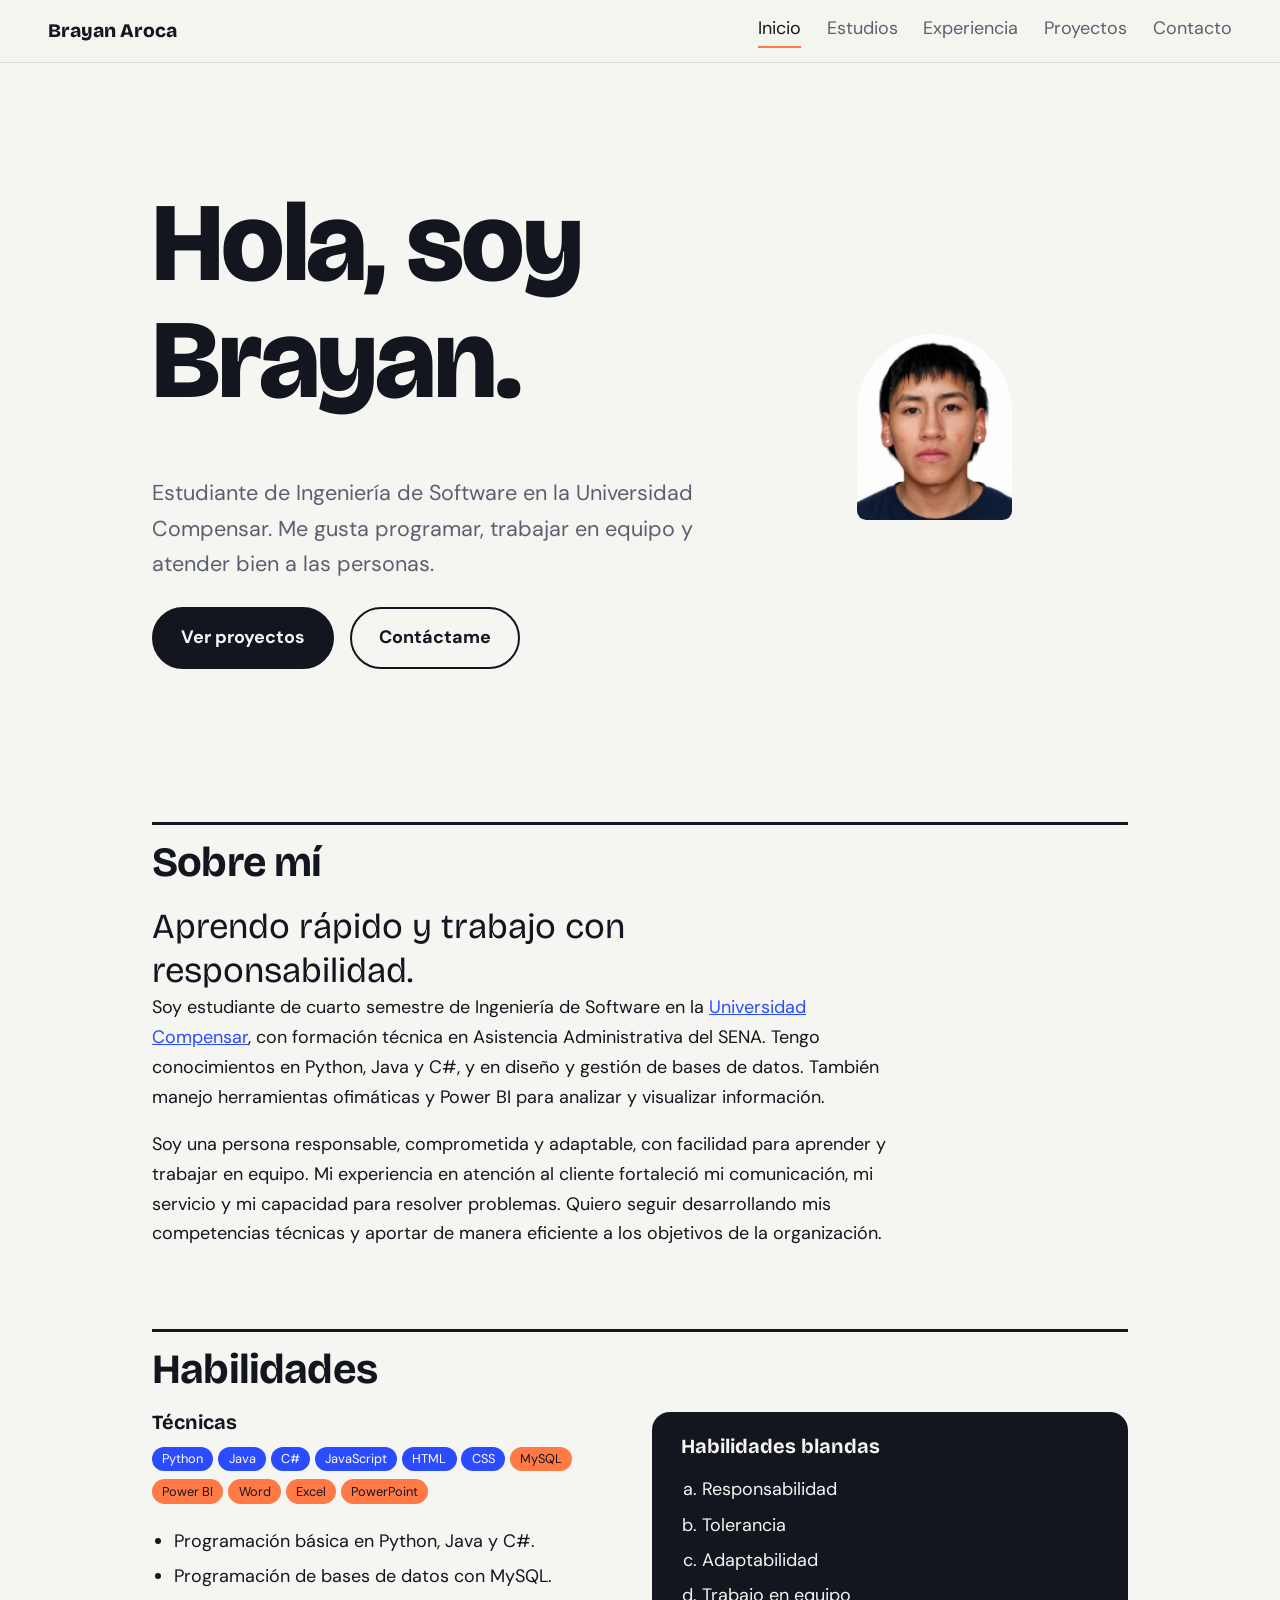
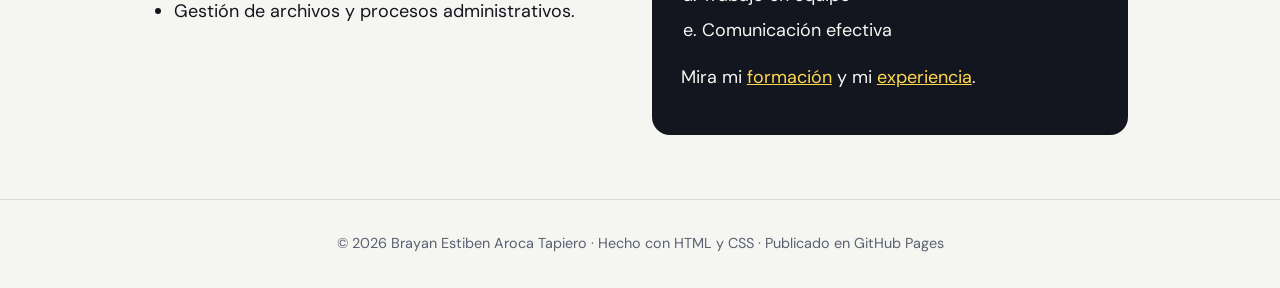
<file: index.html>
<!DOCTYPE html>
<html lang="es">
<head>
  <meta charset="utf-8">
  <meta name="viewport" content="width=device-width, initial-scale=1">
  <meta name="description" content="Hoja de vida web de Brayan Aroca, estudiante de Ingeniería de Software.">
  <title>Brayan Aroca | Estudiante de Ingeniería de Software</title>
  <link rel="preconnect" href="https://fonts.googleapis.com">
  <link rel="preconnect" href="https://fonts.gstatic.com" crossorigin>
  <link href="https://fonts.googleapis.com/css2?family=Bricolage+Grotesque:wght@600;800&family=DM+Sans:wght@400;700&display=swap" rel="stylesheet">
  <link rel="stylesheet" href="css/styles.css">
</head>
<body>
  <nav>
    <a class="logo" href="index.html">Brayan Aroca</a>
    <div class="enlaces">
      <a href="index.html" class="activo">Inicio</a>
      <a href="estudios.html">Estudios</a>
      <a href="experiencia.html">Experiencia</a>
      <a href="proyectos.html">Proyectos</a>
      <a href="contacto.html">Contacto</a>
    </div>
  </nav>
  <main class="contenedor">
    <section class="hero">
      <div class="intro">
        <h1 id="nombre">Hola, soy Brayan.</h1>
        <p class="subtitulo">Estudiante de Ingeniería de Software en la Universidad Compensar. Me gusta programar, trabajar en equipo y atender bien a las personas.</p>
        <div class="botones">
          <a class="boton" href="proyectos.html">Ver proyectos</a>
          <a class="boton claro" href="contacto.html">Contáctame</a>
        </div>
      </div>
      <div class="retrato">
        <img src="images/foto.png" alt="Retrato de Brayan Estiben Aroca Tapiero">
       
      </div>
    </section>

    <section class="bloque">
      <h2>Sobre mí</h2>
      <p class="cita">Aprendo rápido y trabajo con responsabilidad.</p>
      <p>Soy estudiante de cuarto semestre de Ingeniería de Software en la <a href="https://ucompensar.edu.co/programas/programa-ingenieria-de-software-bogota/" target="_blank" rel="noopener">Universidad Compensar</a>, con formación técnica en Asistencia Administrativa del SENA. Tengo conocimientos en Python, Java y C#, y en diseño y gestión de bases de datos. También manejo herramientas ofimáticas y Power BI para analizar y visualizar información.</p>
      <p>Soy una persona responsable, comprometida y adaptable, con facilidad para aprender y trabajar en equipo. Mi experiencia en atención al cliente fortaleció mi comunicación, mi servicio y mi capacidad para resolver problemas. Quiero seguir desarrollando mis competencias técnicas y aportar de manera eficiente a los objetivos de la organización.</p>
    </section>

    <section class="bloque">
      <h2>Habilidades</h2>
      <div class="cuadricula">
        <div>
          <h3>Técnicas</h3>
          <span class="etiqueta">Python</span><span class="etiqueta">Java</span><span class="etiqueta">C#</span><span class="etiqueta">JavaScript</span><span class="etiqueta">HTML</span><span class="etiqueta">CSS</span><span class="etiqueta alt">MySQL</span><span class="etiqueta alt">Power BI</span><span class="etiqueta alt">Word</span><span class="etiqueta alt">Excel</span><span class="etiqueta alt">PowerPoint</span>
          <ul>
            <li>Programación básica en Python, Java y C#.</li>
            <li>Programación de bases de datos con MySQL.</li>
            <li>Gestión de archivos y procesos administrativos.</li>
          </ul>
        </div>
        <div class="dato">
          <h3>Habilidades blandas</h3>
          <ol type="a">
            <li>Responsabilidad</li>
            <li>Tolerancia</li>
            <li>Adaptabilidad</li>
            <li>Trabajo en equipo</li>
            <li>Comunicación efectiva</li>
          </ol>
          <p>Mira mi <a href="estudios.html">formación</a> y mi <a href="experiencia.html">experiencia</a>.</p>
        </div>
      </div>
      <p class="oculto">Texto oculto con display: none.</p>
    </section>
  </main>
  <footer>© 2026 Brayan Estiben Aroca Tapiero · Hecho con HTML y CSS · Publicado en GitHub Pages</footer>
</body>
</html>
</file>
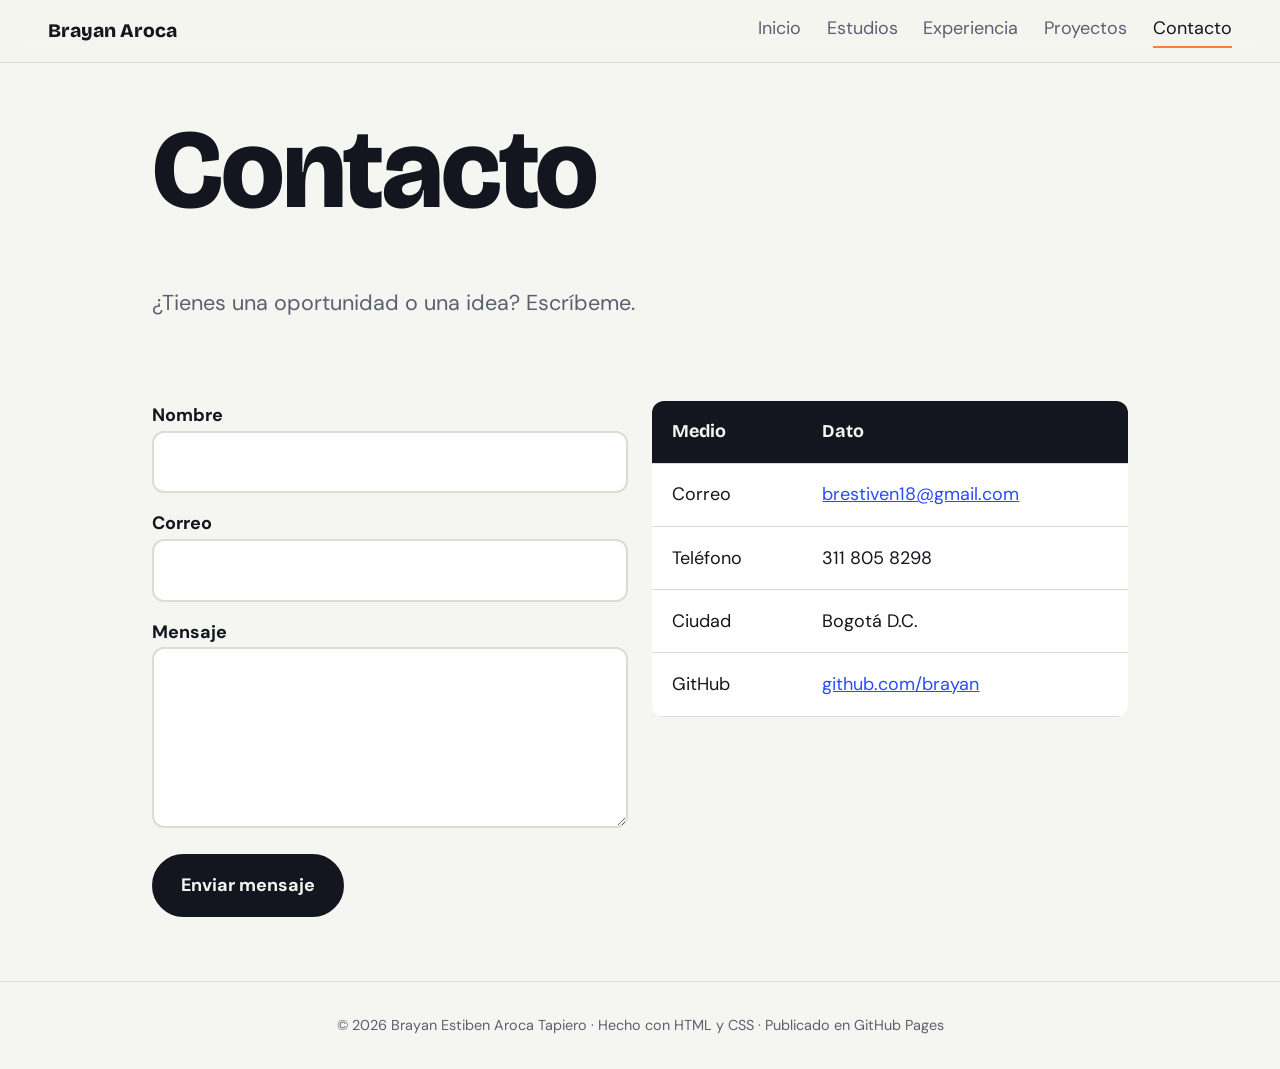
<file: contacto.html>
<!DOCTYPE html>
<html lang="es">
<head>
  <meta charset="utf-8">
  <meta name="viewport" content="width=device-width, initial-scale=1">
  <meta name="description" content="Hoja de vida web de Brayan Aroca, estudiante de Ingeniería de Software.">
  <title>Contacto | Brayan Aroca</title>
  <link rel="preconnect" href="https://fonts.googleapis.com">
  <link rel="preconnect" href="https://fonts.gstatic.com" crossorigin>
  <link href="https://fonts.googleapis.com/css2?family=Bricolage+Grotesque:wght@600;800&family=DM+Sans:wght@400;700&display=swap" rel="stylesheet">
  <link rel="stylesheet" href="css/styles.css">
</head>
<body>
  <nav>
    <a class="logo" href="index.html">Brayan Aroca</a>
    <div class="enlaces">
      <a href="index.html">Inicio</a>
      <a href="estudios.html">Estudios</a>
      <a href="experiencia.html">Experiencia</a>
      <a href="proyectos.html">Proyectos</a>
      <a href="contacto.html" class="activo">Contacto</a>
    </div>
  </nav>
  <main class="contenedor">
    <h1>Contacto</h1>
    <p class="subtitulo">¿Tienes una oportunidad o una idea? Escríbeme.</p>
    <section class="bloque">
      <div class="cuadricula">
        <form action="mailto:brestiven18@gmail.com" method="post" enctype="text/plain">
          <div><label for="n">Nombre</label><input id="n" name="nombre" type="text" required></div>
          <div><label for="c">Correo</label><input id="c" name="correo" type="email" required></div>
          <div><label for="m">Mensaje</label><textarea id="m" name="mensaje" rows="5" required></textarea></div>
          <button class="boton" type="submit">Enviar mensaje</button>
        </form>
        <div>
          <table>
            <tr><th>Medio</th><th>Dato</th></tr>
            <tr><td>Correo</td><td><a href="mailto:brestiven18@gmail.com">brestiven18@gmail.com</a></td></tr>
            <tr><td>Teléfono</td><td>311 805 8298</td></tr>
            <tr><td>Ciudad</td><td>Bogotá D.C.</td></tr>
            <tr><td>GitHub</td><td><a href="https://github.com/brestiven18-dev/-hoja-de-vida.git" target="_blank" rel="noopener">github.com/brayan</a></td></tr>
          </table>
        </div>
      </div>
    </section>
  </main>
  <footer>© 2026 Brayan Estiben Aroca Tapiero · Hecho con HTML y CSS · Publicado en GitHub Pages</footer>
</body>
</html>
</file>
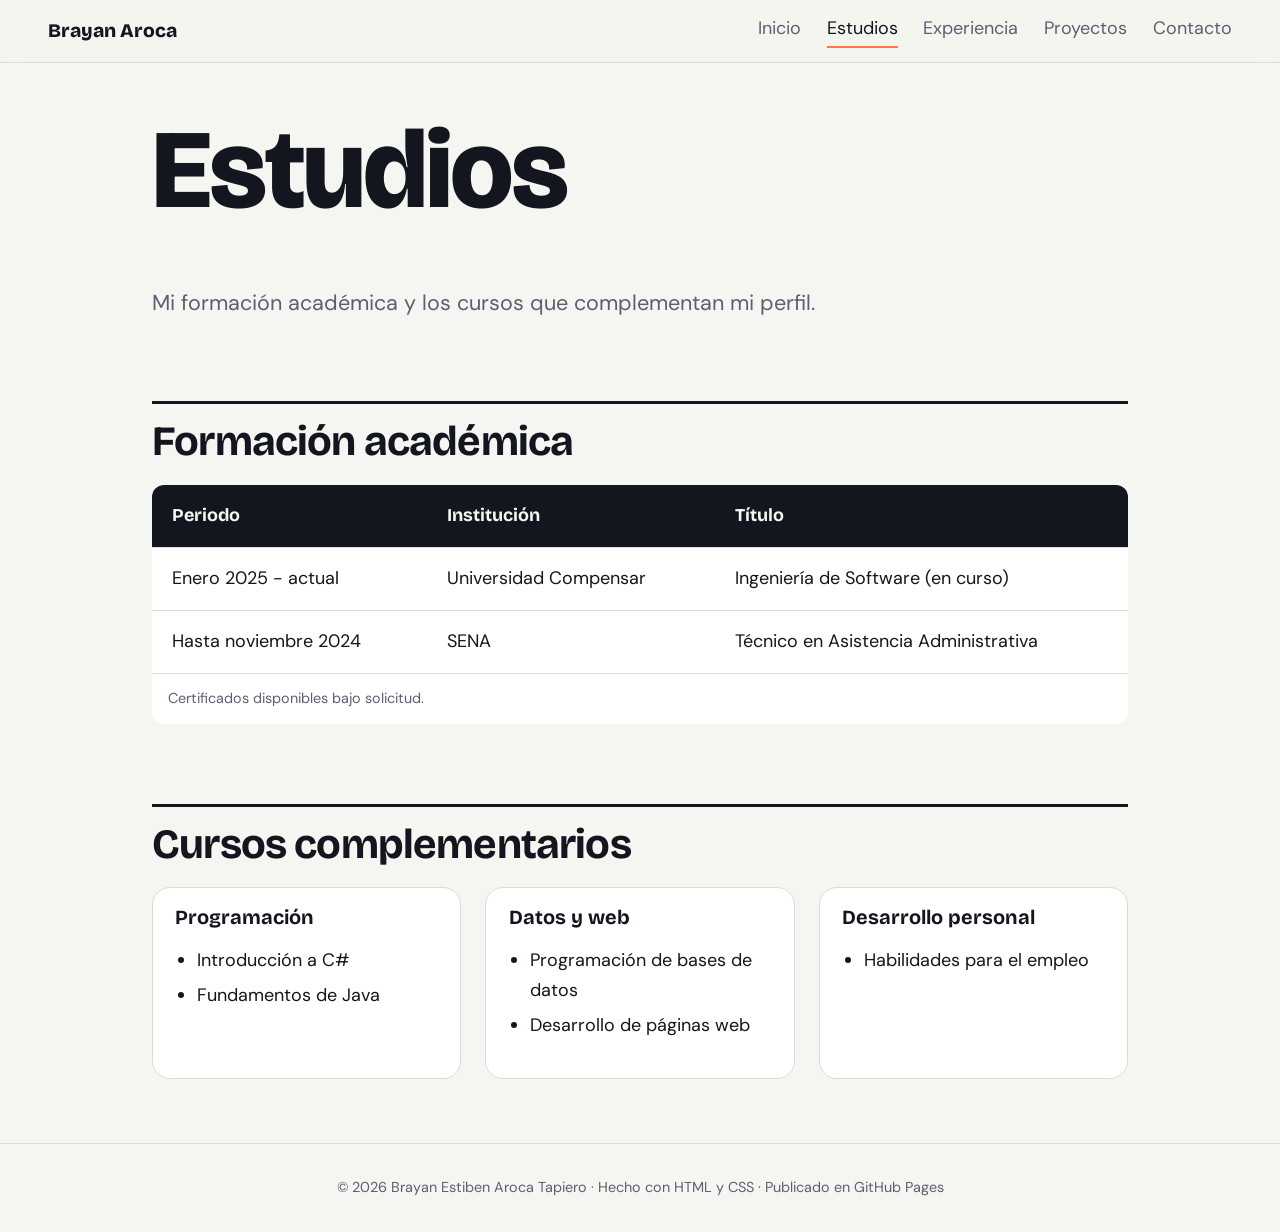
<file: estudios.html>
<!DOCTYPE html>
<html lang="es">
<head>
  <meta charset="utf-8">
  <meta name="viewport" content="width=device-width, initial-scale=1">
  <meta name="description" content="Hoja de vida web de Brayan Aroca, estudiante de Ingeniería de Software.">
  <title>Estudios | Brayan Aroca</title>
  <link rel="preconnect" href="https://fonts.googleapis.com">
  <link rel="preconnect" href="https://fonts.gstatic.com" crossorigin>
  <link href="https://fonts.googleapis.com/css2?family=Bricolage+Grotesque:wght@600;800&family=DM+Sans:wght@400;700&display=swap" rel="stylesheet">
  <link rel="stylesheet" href="css/styles.css">
</head>
<body>
  <nav>
    <a class="logo" href="index.html">Brayan Aroca</a>
    <div class="enlaces">
      <a href="index.html">Inicio</a>
      <a href="estudios.html" class="activo">Estudios</a>
      <a href="experiencia.html">Experiencia</a>
      <a href="proyectos.html">Proyectos</a>
      <a href="contacto.html">Contacto</a>
    </div>
  </nav>
  <main class="contenedor">
    <h1>Estudios</h1>
    <p class="subtitulo">Mi formación académica y los cursos que complementan mi perfil.</p>
    <section class="bloque">
      <h2>Formación académica</h2>
      <table>
        <thead><tr><th>Periodo</th><th>Institución</th><th>Título</th></tr></thead>
        <tbody>
          <tr><td>Enero 2025 - actual</td><td>Universidad Compensar</td><td>Ingeniería de Software (en curso)</td></tr>
          <tr><td>Hasta noviembre 2024</td><td>SENA</td><td>Técnico en Asistencia Administrativa</td></tr>
        </tbody>
        <tfoot><tr><td colspan="3">Certificados disponibles bajo solicitud.</td></tr></tfoot>
      </table>
    </section>
    <section class="bloque">
      <h2>Cursos complementarios</h2>
      <div class="cuadricula">
        <div class="tarjeta"><div class="texto"><h3>Programación</h3><ul><li>Introducción a C#</li><li>Fundamentos de Java</li></ul></div></div>
        <div class="tarjeta"><div class="texto"><h3>Datos y web</h3><ul><li>Programación de bases de datos</li><li>Desarrollo de páginas web</li></ul></div></div>
        <div class="tarjeta"><div class="texto"><h3>Desarrollo personal</h3><ul><li>Habilidades para el empleo</li></ul></div></div>
      </div>
    </section>
  </main>
  <footer>© 2026 Brayan Estiben Aroca Tapiero · Hecho con HTML y CSS · Publicado en GitHub Pages</footer>
</body>
</html>
</file>
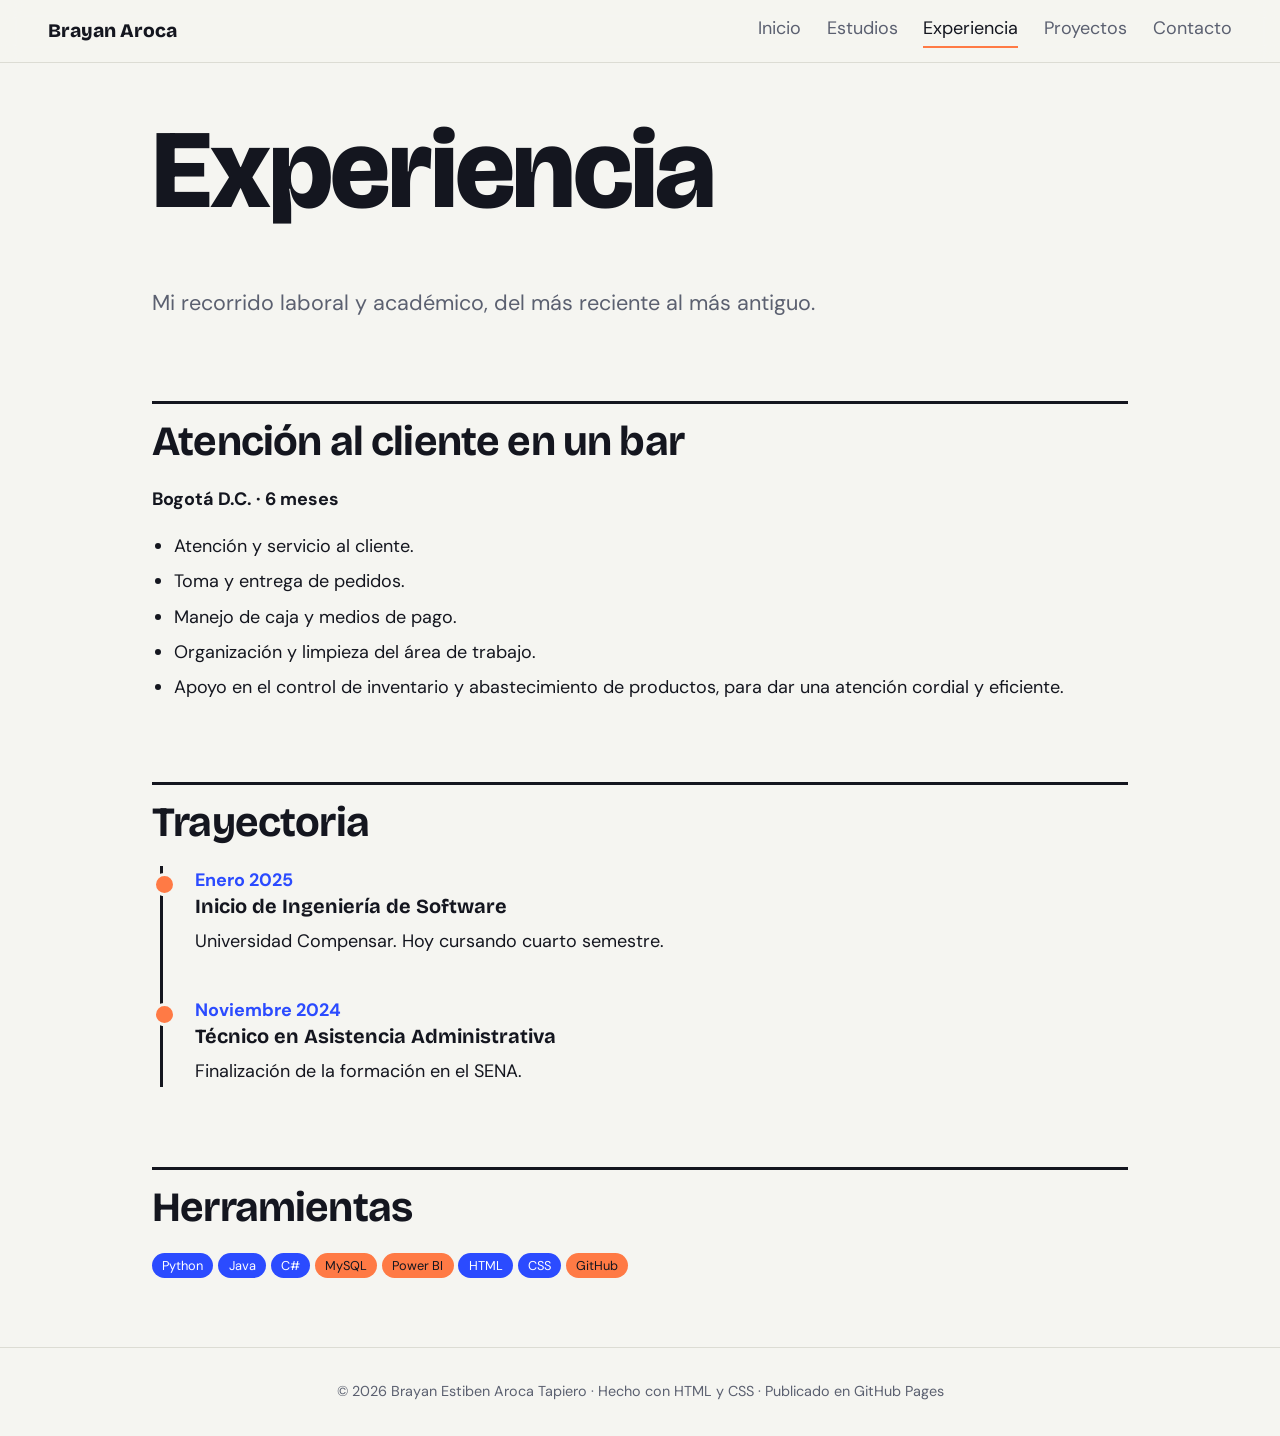
<file: experiencia.html>
<!DOCTYPE html>
<html lang="es">
<head>
  <meta charset="utf-8">
  <meta name="viewport" content="width=device-width, initial-scale=1">
  <meta name="description" content="Hoja de vida web de Brayan Aroca, estudiante de Ingeniería de Software.">
  <title>Experiencia | Brayan Aroca</title>
  <link rel="preconnect" href="https://fonts.googleapis.com">
  <link rel="preconnect" href="https://fonts.gstatic.com" crossorigin>
  <link href="https://fonts.googleapis.com/css2?family=Bricolage+Grotesque:wght@600;800&family=DM+Sans:wght@400;700&display=swap" rel="stylesheet">
  <link rel="stylesheet" href="css/styles.css">
</head>
<body>
  <nav>
    <a class="logo" href="index.html">Brayan Aroca</a>
    <div class="enlaces">
      <a href="index.html">Inicio</a>
      <a href="estudios.html">Estudios</a>
      <a href="experiencia.html" class="activo">Experiencia</a>
      <a href="proyectos.html">Proyectos</a>
      <a href="contacto.html">Contacto</a>
    </div>
  </nav>
  <main class="contenedor">
    <h1>Experiencia</h1>
    <p class="subtitulo">Mi recorrido laboral y académico, del más reciente al más antiguo.</p>
    <section class="bloque">
      <h2>Atención al cliente en un bar</h2>
      <p><strong>Bogotá D.C. · 6 meses</strong></p>
      <ul>
        <li>Atención y servicio al cliente.</li>
        <li>Toma y entrega de pedidos.</li>
        <li>Manejo de caja y medios de pago.</li>
        <li>Organización y limpieza del área de trabajo.</li>
        <li>Apoyo en el control de inventario y abastecimiento de productos, para dar una atención cordial y eficiente.</li>
      </ul>
    </section>
    <section class="bloque">
      <h2>Trayectoria</h2>
      <div class="linea-tiempo">
        <div class="hito"><span class="fecha">Enero 2025</span><h3>Inicio de Ingeniería de Software</h3><p>Universidad Compensar. Hoy cursando cuarto semestre.</p></div>
        <div class="hito"><span class="fecha">Noviembre 2024</span><h3>Técnico en Asistencia Administrativa</h3><p>Finalización de la formación en el SENA.</p></div>
      </div>
    </section>
    <section class="bloque">
      <h2>Herramientas</h2>
      <span class="etiqueta">Python</span><span class="etiqueta">Java</span><span class="etiqueta">C#</span><span class="etiqueta alt">MySQL</span><span class="etiqueta alt">Power BI</span><span class="etiqueta">HTML</span><span class="etiqueta">CSS</span><span class="etiqueta alt">GitHub</span>
    </section>
  </main>
  <footer>© 2026 Brayan Estiben Aroca Tapiero · Hecho con HTML y CSS · Publicado en GitHub Pages</footer>
</body>
</html>
</file>
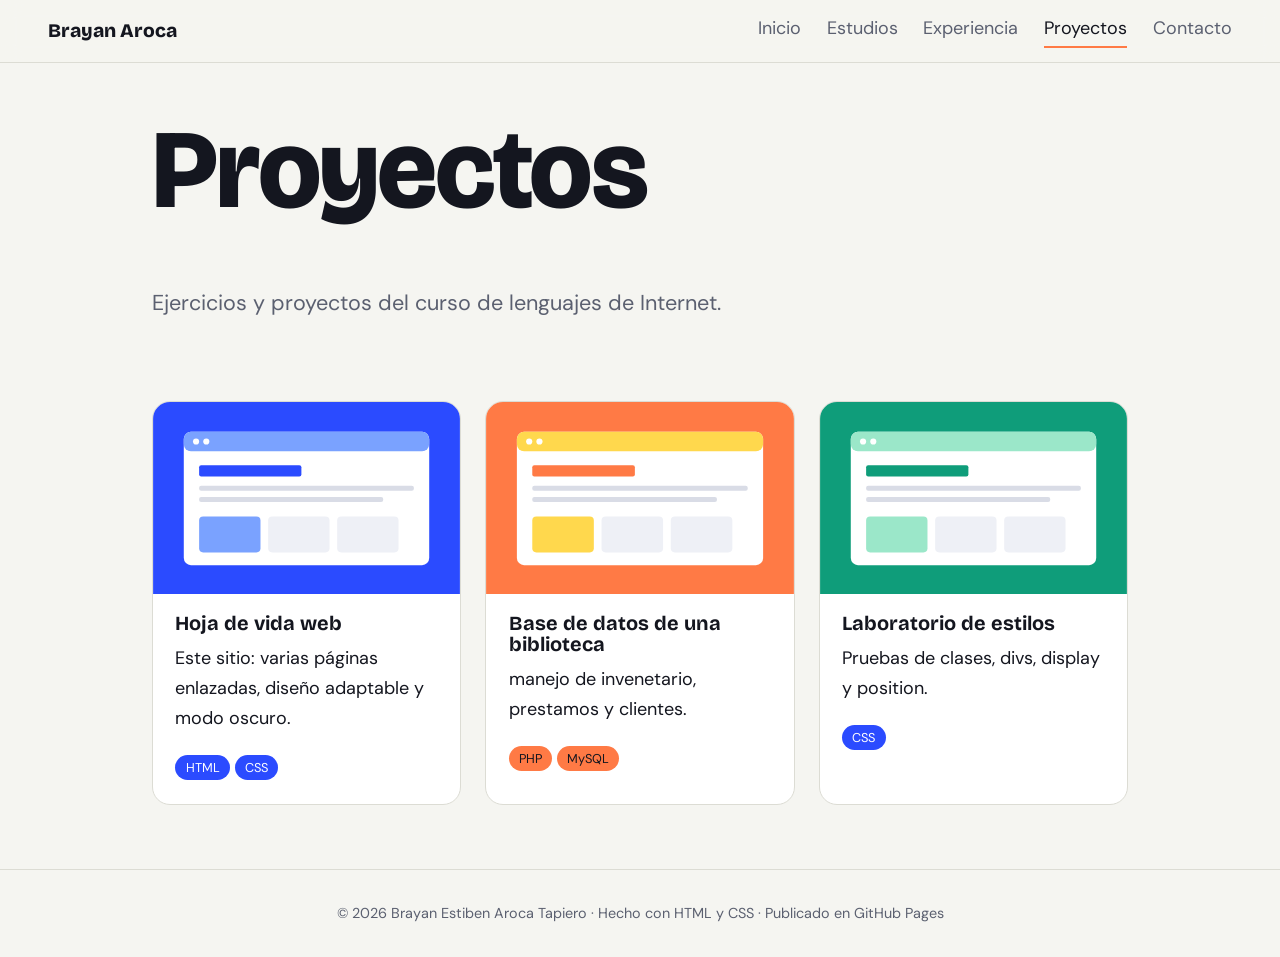
<file: proyectos.html>
<!DOCTYPE html>
<html lang="es">
<head>
  <meta charset="utf-8">
  <meta name="viewport" content="width=device-width, initial-scale=1">
  <meta name="description" content="Hoja de vida web de Brayan Aroca, estudiante de Ingeniería de Software.">
  <title>Proyectos | Brayan Aroca</title>
  <link rel="preconnect" href="https://fonts.googleapis.com">
  <link rel="preconnect" href="https://fonts.gstatic.com" crossorigin>
  <link href="https://fonts.googleapis.com/css2?family=Bricolage+Grotesque:wght@600;800&family=DM+Sans:wght@400;700&display=swap" rel="stylesheet">
  <link rel="stylesheet" href="css/styles.css">
</head>
<body>
  <nav>
    <a class="logo" href="index.html">Brayan Aroca</a>
    <div class="enlaces">
      <a href="index.html">Inicio</a>
      <a href="estudios.html">Estudios</a>
      <a href="experiencia.html">Experiencia</a>
      <a href="proyectos.html" class="activo">Proyectos</a>
      <a href="contacto.html">Contacto</a>
    </div>
  </nav>
  <main class="contenedor">
    <h1>Proyectos</h1>
    <p class="subtitulo">Ejercicios y proyectos del curso de lenguajes de Internet.</p>
    <section class="bloque">
      <div class="cuadricula">
        <article class="tarjeta"><img src="images/proyecto1.svg" alt="Vista del sitio de hoja de vida"><div class="texto"><h3>Hoja de vida web</h3><p>Este sitio: varias páginas enlazadas, diseño adaptable y modo oscuro.</p><span class="etiqueta">HTML</span><span class="etiqueta">CSS</span></div></article>
        <article class="tarjeta"><img src="images/proyecto2.svg" alt="Vista del formulario de registro"><div class="texto"><h3>Base de datos de una biblioteca</h3><p>manejo de invenetario, prestamos y clientes.</p><span class="etiqueta alt">PHP</span><span class="etiqueta alt">MySQL</span></div></article>
        <article class="tarjeta"><img src="images/proyecto3.svg" alt="Vista de la página de estilos"><div class="texto"><h3>Laboratorio de estilos</h3><p>Pruebas de clases, divs, display y position.</p><span class="etiqueta">CSS</span></div></article>
      </div>
    </section>
  </main>
  <footer>© 2026 Brayan Estiben Aroca Tapiero · Hecho con HTML y CSS · Publicado en GitHub Pages</footer>
</body>
</html>
</file>
<file: css/styles.css>
/* ===== VARIABLES (modo claro y oscuro) ===== */
:root{--fondo:#f5f5f1;--papel:#fff;--tinta:#14161f;--suave:#5b6070;--linea:#dcdcd4;--azul:#2b4bff;--naranja:#ff7a45;--sol:#ffd84d;}
@media (prefers-color-scheme:dark){:root{--fondo:#0e1017;--papel:#171a24;--tinta:#f1f1ec;--suave:#a0a5b5;--linea:#2a2e3c;--azul:#7a92ff;}}

/* ===== TAG SELECTORS ===== */
*{box-sizing:border-box}
html{scroll-behavior:smooth}
body{margin:0;background:var(--fondo);color:var(--tinta);font-family:'DM Sans',Verdana,sans-serif;font-size:18px;line-height:1.65}
h1,h2,h3{font-family:'Bricolage Grotesque',Verdana,sans-serif;line-height:1.05;margin:0 0 .5em;letter-spacing:-.02em}
h1{font-size:clamp(3rem,10vw,7rem);font-weight:800}
h2{font-size:clamp(1.8rem,4vw,2.6rem)}
h3{font-size:1.25rem;letter-spacing:0}
p{max-width:62ch;margin:0 0 1em}
a{color:var(--azul)}
img{max-width:100%;display:block}
ul,ol{padding-left:1.2em}
li{margin-bottom:.3em}
table{border-collapse:collapse;width:100%;background:var(--papel);border-radius:12px;overflow:hidden}
th,td{padding:.9em 1.1em;text-align:left;border-bottom:1px solid var(--linea)}
th{background:var(--tinta);color:var(--fondo);font-family:'Bricolage Grotesque',sans-serif}
tfoot td{color:var(--suave);font-size:.9rem;border:0}
:focus-visible{outline:3px solid var(--naranja);outline-offset:3px}

/* ===== NAV FIJA (position: fixed) ===== */
nav{position:fixed;top:0;left:0;right:0;z-index:20;display:flex;justify-content:space-between;align-items:center;flex-wrap:wrap;gap:.5rem;padding:.9rem clamp(1rem,4vw,3rem);background:color-mix(in srgb,var(--fondo) 80%,transparent);backdrop-filter:blur(10px);border-bottom:1px solid var(--linea)}
nav .logo{font-family:'Bricolage Grotesque',sans-serif;font-weight:800;font-size:1.2rem;color:var(--tinta);text-decoration:none}
nav .enlaces a{display:inline-block;margin-left:1.3rem;color:var(--suave);text-decoration:none;padding-bottom:2px;border-bottom:2px solid transparent;transition:color .2s,border-color .2s}
nav .enlaces a:hover,nav .enlaces a.activo{color:var(--tinta);border-color:var(--naranja)}

/* ===== DIVS Y CLASES ===== */
.contenedor{max-width:1040px;margin:0 auto;padding:7rem clamp(1rem,4vw,2rem) 4rem}
.hero{display:grid;grid-template-columns:1.4fr 1fr;gap:3rem;align-items:center;min-height:70vh}
.hero .intro{animation:entrada .9s ease both}
.hero .retrato{position:relative;max-width:300px;justify-self:center}
.hero .retrato img{width:100%;border-radius:200px 200px 24px 24px;aspect-ratio:5/6;object-fit:cover;object-position:center top}
.hero .retrato .sello{position:absolute;left:-1.5rem;bottom:2rem;background:var(--sol);color:#14161f;padding:.7rem 1.1rem;border-radius:999px;font-weight:700;transform:rotate(-6deg)}
.subtitulo{font-size:1.35rem;color:var(--suave);margin-top:1rem}
.botones{display:flex;gap:1rem;flex-wrap:wrap;margin-top:1.5rem}
.boton{display:inline-block;padding:.8em 1.5em;border-radius:999px;background:var(--tinta);color:var(--fondo);text-decoration:none;font-weight:700;border:2px solid var(--tinta);transition:transform .2s}
.boton:hover{transform:translateY(-3px)}
.boton.claro{background:transparent;color:var(--tinta)}
.bloque{margin-top:5rem}
.bloque>h2{border-top:3px solid var(--tinta);padding-top:1rem}
.cuadricula{display:grid;grid-template-columns:repeat(auto-fit,minmax(260px,1fr));gap:1.5rem}
.tarjeta{background:var(--papel);border:1px solid var(--linea);border-radius:18px;overflow:hidden;transition:transform .25s}
.tarjeta:hover{transform:translateY(-6px)}
.tarjeta .texto{padding:1.2rem 1.4rem}
.tarjeta img{width:100%;aspect-ratio:8/5;object-fit:cover}
.etiqueta{display:inline-block;background:var(--azul);color:#fff;padding:.15em .8em;border-radius:999px;font-size:.8rem;margin:0 .3rem .3rem 0}
.etiqueta.alt{background:var(--naranja);color:#14161f}
.barra{background:var(--linea);border-radius:999px;height:12px;margin:.3rem 0 1.1rem;overflow:hidden}
.barra span{display:block;height:100%;background:linear-gradient(90deg,var(--azul),var(--naranja));border-radius:999px}
.habilidad{display:flex;justify-content:space-between;font-weight:700}
.linea-tiempo{border-left:3px solid var(--tinta);margin-left:.5rem;padding-left:2rem}
.hito{position:relative;margin-bottom:2.5rem}
.hito::before{content:"";position:absolute;left:calc(-2rem - 10px);top:.45rem;width:17px;height:17px;border-radius:50%;background:var(--naranja);border:3px solid var(--fondo)}
.hito .fecha{font-weight:700;color:var(--azul)}
.cita{font-family:'Bricolage Grotesque',sans-serif;font-size:clamp(1.5rem,3vw,2.2rem);line-height:1.25;max-width:24ch;margin:0}
.dato{background:var(--tinta);color:var(--fondo);border-radius:18px;padding:1.5rem 1.8rem}
.dato a{color:var(--sol)}
.oculto{display:none}
.insignia{display:inline-block;width:110px;text-align:center}
form{display:grid;gap:1rem;max-width:520px}
label{font-weight:700}
input,textarea{width:100%;padding:.8em 1em;border:2px solid var(--linea);border-radius:12px;background:var(--papel);color:var(--tinta);font:inherit}
input:focus,textarea:focus{border-color:var(--azul);outline:none}
button.boton{cursor:pointer;font:inherit;font-weight:700;justify-self:start}
footer{border-top:1px solid var(--linea);padding:2rem;text-align:center;color:var(--suave);font-size:.9rem}

@keyframes entrada{from{opacity:0;transform:translateY(24px)}to{opacity:1;transform:none}}
@media (max-width:760px){.hero{grid-template-columns:1fr;min-height:0}.hero .retrato{max-width:320px}}
@media (prefers-reduced-motion:reduce){*{animation:none!important;transition:none!important;scroll-behavior:auto}}
</file>
